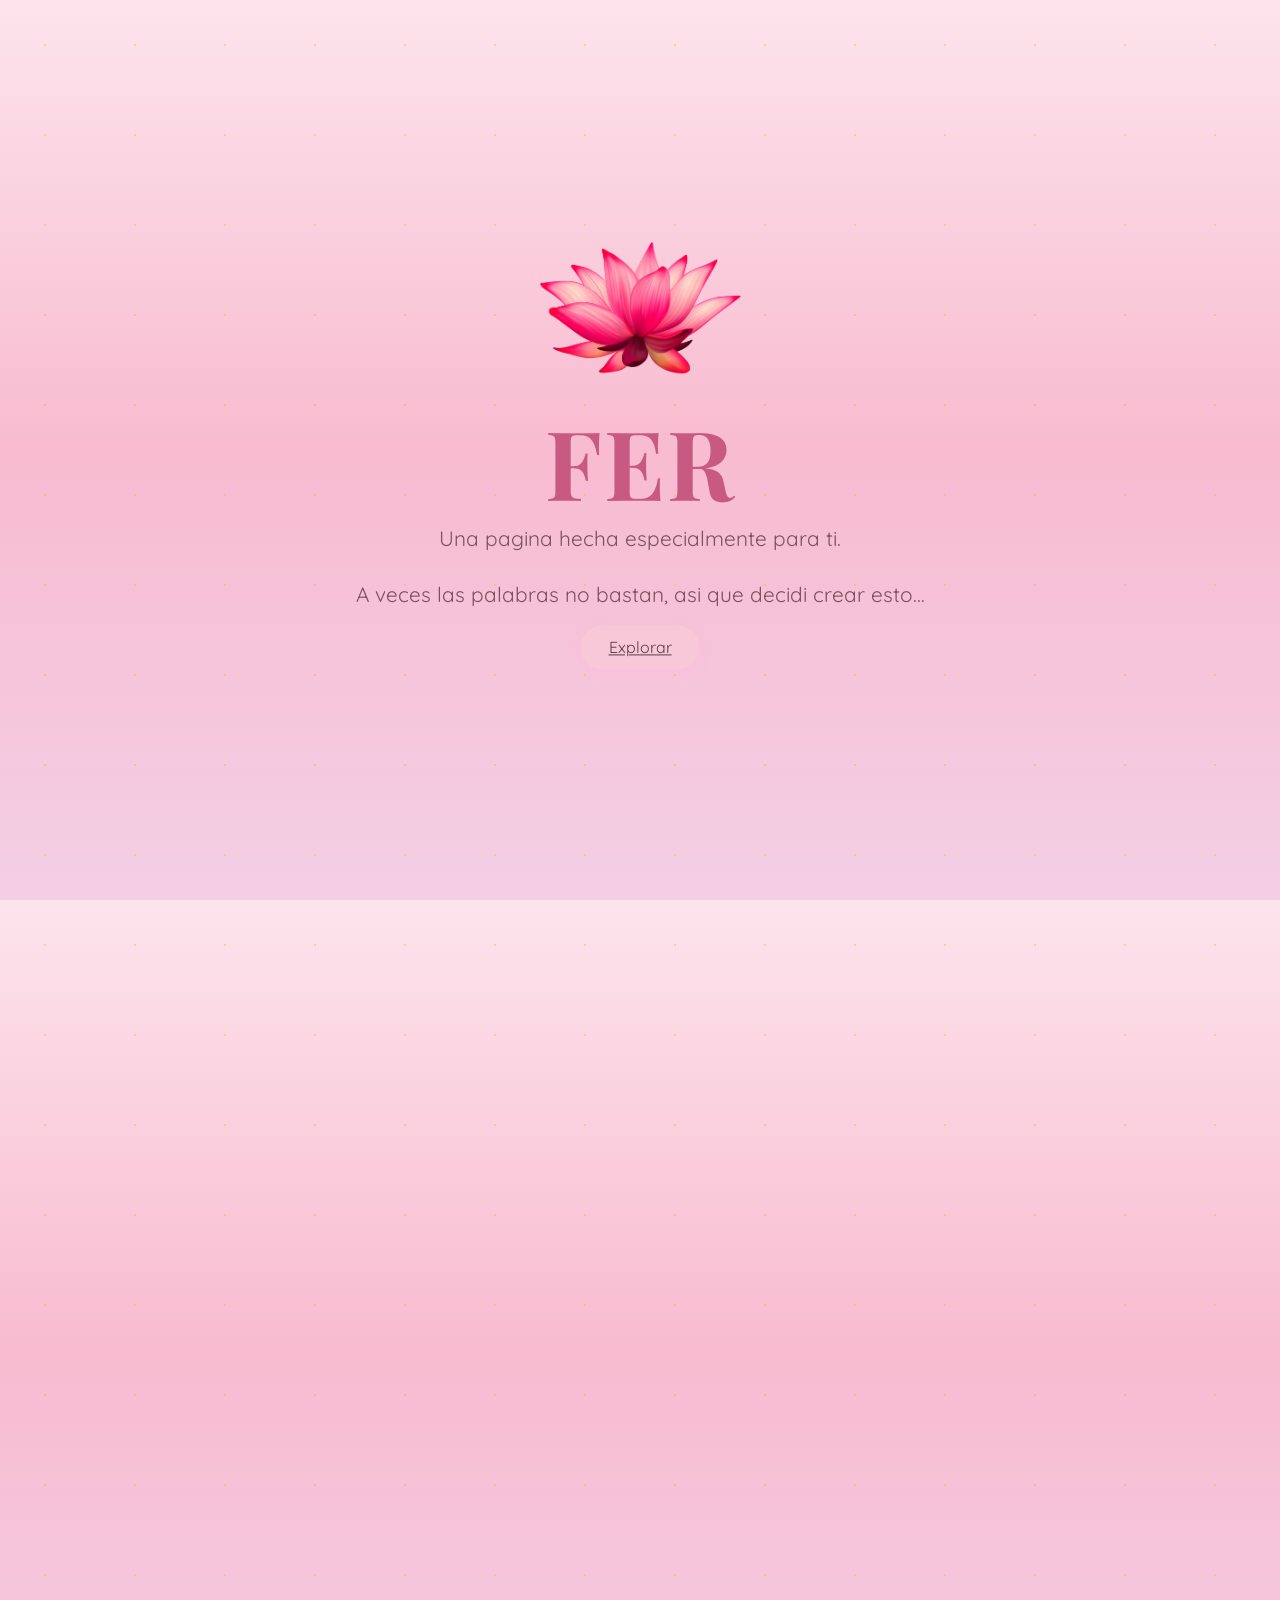
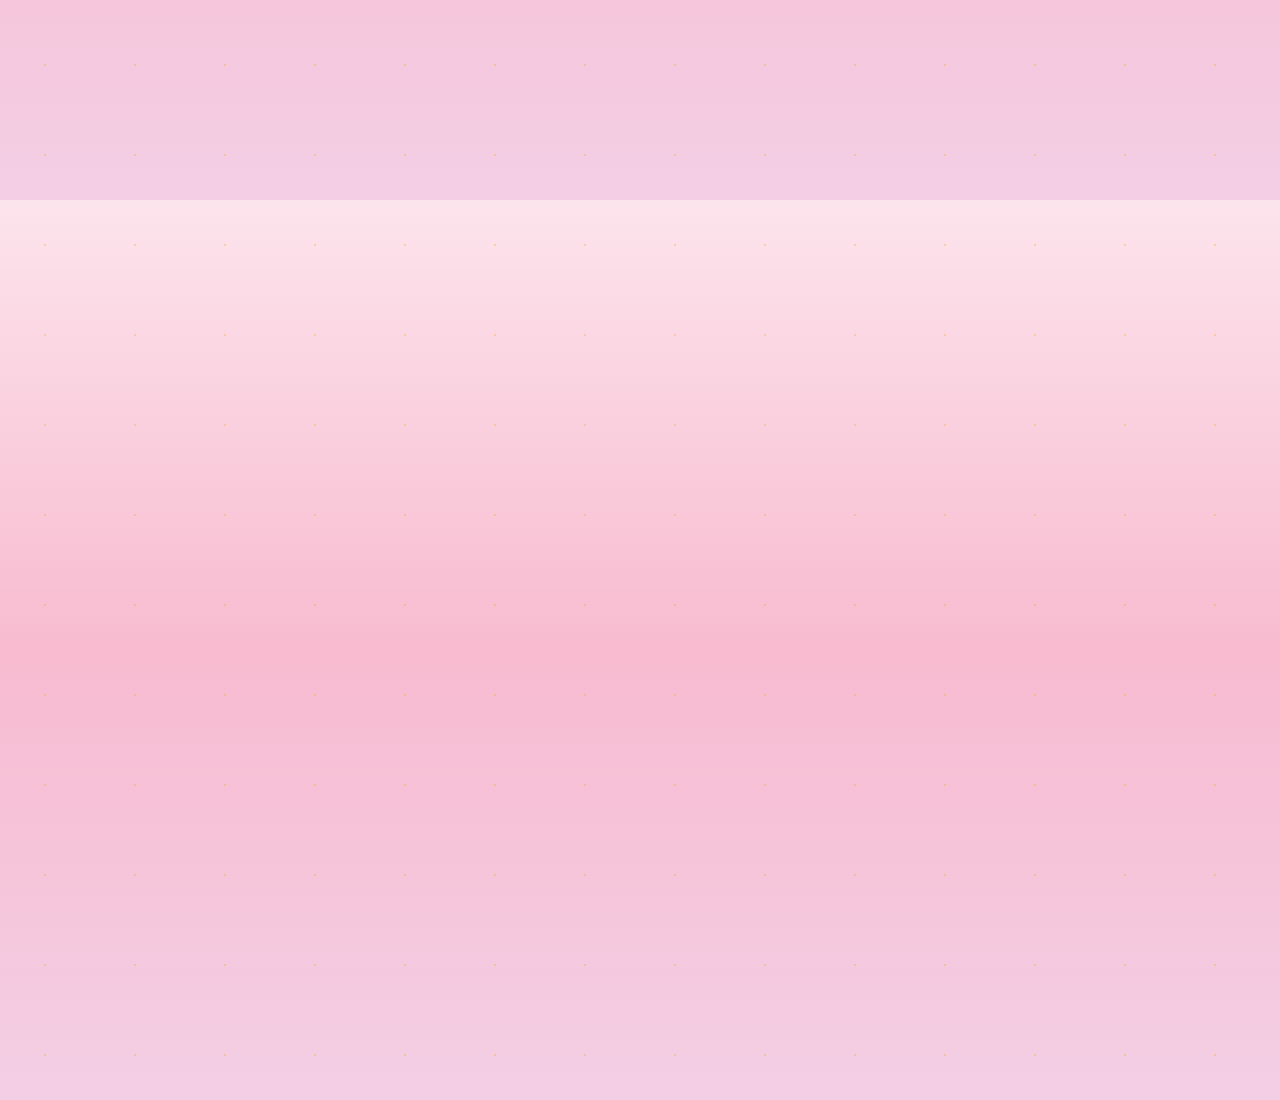
<file: index.html>
<!DOCTYPE html>
<html lang="es">
<head>
  <meta charset="UTF-8" />
  <meta name="viewport" content="width=device-width, initial-scale=1.0" />
  <title>Lo que no se olvida</title>
  <link rel="stylesheet" href="style.css" />
  <link href="https://fonts.googleapis.com/css2?family=Playfair+Display&family=Quicksand&display=swap" rel="stylesheet">
</head>
<body>
  <div class="estrellas"></div>
  <div class="container">
    <img class="flor-central" src="Images/Flor-Central.png" alt="Flor central" />
    <h1 class="nombre">FER</h1>
    <p class="subtitulo">Una pagina hecha especialmente para ti.</p>
    <p class="subtitulo">A veces las palabras no bastan, asi que decidi crear esto...</p>
   <a href="Polaroid.html" class="btn-explorar">Explorar</a>

  </div>
  <div class="mariposa"></div>
</body>
</html>
</file>
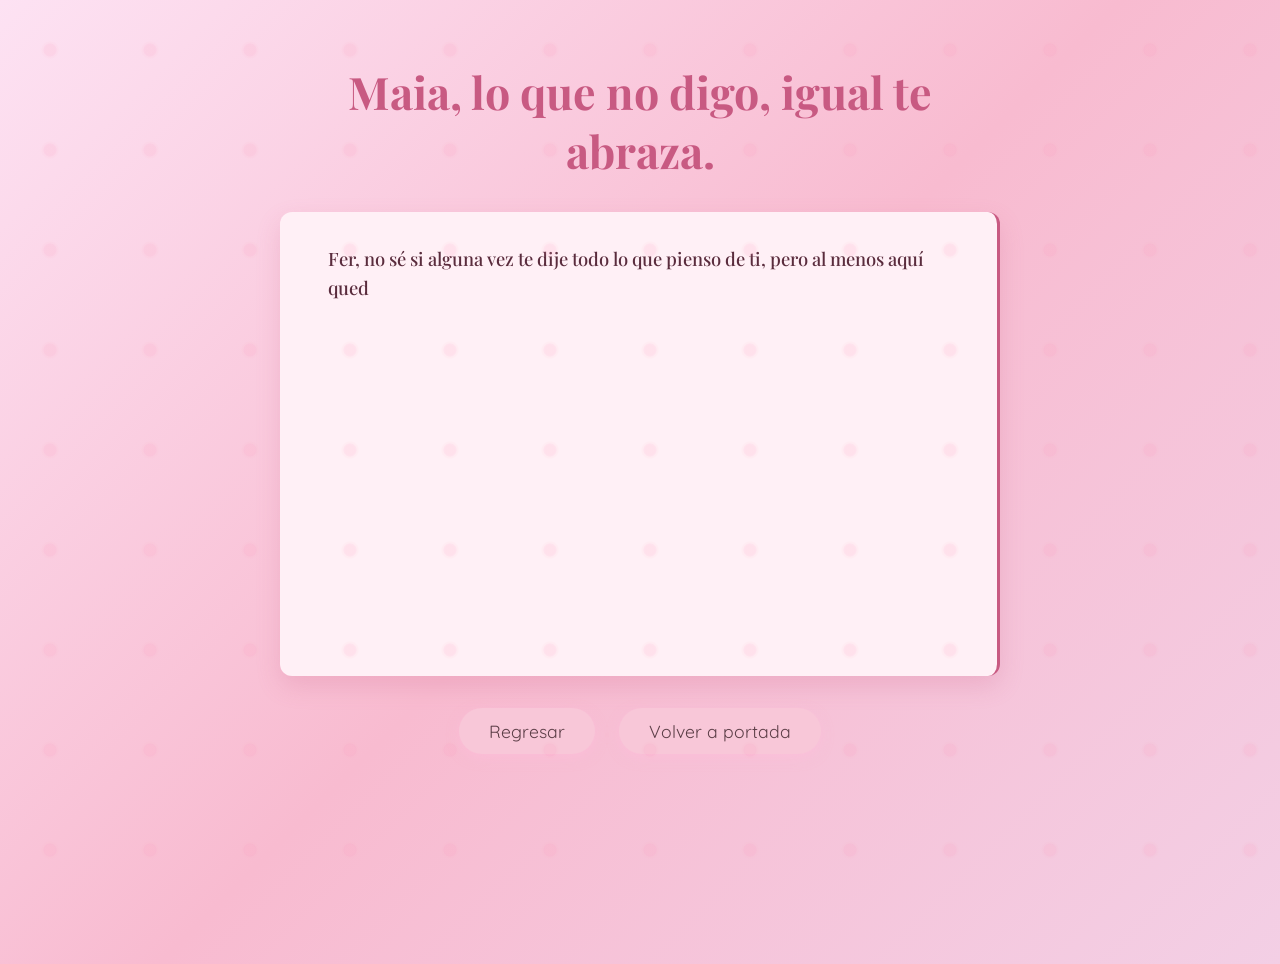
<file: Cierre.html>
<!DOCTYPE html>
<html lang="es">

<head>
    <meta charset="UTF-8" />
    <meta name="viewport" content="width=device-width, initial-scale=1.0" />
    <title>Cierre especial</title>
    <link rel="stylesheet" href="Cierre.css" />
    <link href="https://fonts.googleapis.com/css2?family=Playfair+Display&family=Quicksand&display=swap"
        rel="stylesheet" />
</head>

<body>
    <div class="petalos"></div>

    <main class="contenido">
        <h1 class="titulo-cierre">Maia, lo que no digo, igual te abraza.</h1>

        <p id="texto-animado" class="mensaje-final"></p>

        <div class="botones-container">
            <a href="cumple.html" class="btn-retroceder">Regresar</a>
            <a href="index.html" class="btn-continuar">Volver a portada</a>
        </div>
    </main>

    <script>
        const texto = `Fer, no sé si alguna vez te dije todo lo que pienso de ti, pero al menos aquí queda una parte.

En medio de tantas cosas que pasan, hay personas que se quedan. Que no necesitan estar presentes todo el tiempo para seguir siendo importantes. Tú eres una de esas.

Esta página no busca sorprenderte, ni pretende ser perfecta. Solo quiere recordarte que, incluso en silencio, hay cariño. Y que a veces, decir algo simple —como “gracias por ser tú”— vale más que mil palabras.

Ojalá al verla sientas un poquito de todo eso que muchas veces no se dice, pero se siente. Que puedas volver cuando lo necesites. Que te abrace cuando haga falta.

Y si te preguntas por qué hice esto… la respuesta es simple:

Porque valoro nuestra historia, las risas, los momentos inesperados, las palabras dichas y las que quedaron en el aire.

Porque la amistad no siempre necesita palabras grandes, sino gestos sencillos que quedan grabados.

Porque en este pequeño espacio dejo un trocito de lo que significas para mí, y eso no se olvida.

Espero que esta página te acompañe siempre, como un abrazo suave y constante.

Gracias por ser como eres. Por todo lo vivido y lo que queda por venir.

Quiero pedirte disculpas por alejarme repentinamente en algunas ocasiones. Sé que puede ser molesto cuando sucede más de una vez, y entiendo eso.

Pero para mí ha sido difícil, porque aún sigo en conflicto conmigo mismo por sentir cosas que no puedo evitar.

No me agrada la forma en que tengo que expresarlo, pero esta es la manera más pronta que encontré para hacerlo.

Llevo contigo en el corazón y en la mente a diario, porque eres alguien fundamental para mí.

Ya te he dicho en repetidas ocasiones que formas parte importante de mi corazón.

Si antes pensaba que tener estos sentimientos hacia ti era algo malo, ahora lo veo diferente. No está mal, pues es algo que me motiva.

Sin embargo, aún lo reprimo porque siento que no es el momento, y por cosas que escuché y vi en cierto momento, decidí guardarlo.

Sé que no te gusta hablar las cosas así y prefieres hacerlo en persona, pero quise explicártelo por aquí para que no pienses que me alejé sin razón o que no pienso en ti.

No quiero que pienses que mis silencios significan olvido o indiferencia, porque nada está más lejos de la verdad.

A veces la vida nos pone pruebas difíciles, y aunque no siempre lo demuestre, mi intención siempre ha sido cuidarte a mi manera, aunque eso implique distancia.

No es sencillo para mí abrirme y decir lo que siento, porque temo equivocarme o herirte, pero siento que mereces saberlo.

Porque eres importante, porque eres única, y porque a pesar de todo, quiero seguir compartiendo momentos contigo.

Sé que no soy perfecto, y que he cometido errores, pero mi afecto por ti nunca ha cambiado.

Solo pido paciencia, comprensión, y que sepas que aunque a veces parezca que me alejo, te llevo conmigo siempre.

Quisiera que esta página sea un refugio, un lugar donde puedas sentir que no estás sola, que hay alguien que te valora y te quiere tal como eres.

Gracias por permitirme ser parte de tu vida, y por ser parte esencial de la mía.

Quiero que sepas que, más allá de las palabras, mi corazón está aquí, y eso nunca cambiará.

A veces me pregunto si soy capaz de expresar todo lo que siento, porque hay emociones que parecen más grandes que las palabras.

Y aunque este mensaje no sea perfecto, ni encuentre la forma ideal de decir todo, quiero que sepas que viene desde lo más profundo.

He aprendido que el cariño no siempre se muestra con gestos grandiosos; muchas veces es silencioso, sutil, casi invisible, pero constante.

Quizá mis silencios y distancias hayan sido una forma torpe de proteger lo que siento, porque no siempre sé cómo manejarlo.

Pero ahora quiero intentar ser más honesto, más abierto, aunque me cueste.

Quiero que sepas que te admiro por muchas cosas, por tu fuerza, tu sinceridad, tu manera de ver la vida.

Y aunque no siempre esté ahí como debería, siempre estás en mi pensamiento.

Puede que no te lo diga tanto como quisiera, pero eres una inspiración y un apoyo, incluso en la distancia.

No busco excusas, solo quiero que entiendas que mis faltas no son falta de cariño, sino una lucha interna que aún trato de resolver.

Y espero que esta página, estas palabras, puedan ser un puente para que sientas lo que a veces no sé cómo mostrar.

Quiero seguir aprendiendo a ser mejor contigo, a estar más presente y a compartir sin miedo.

Porque tú vales mucho, y nuestra amistad significa más de lo que a veces logro expresar.

Por eso, aunque el camino no siempre sea fácil, quiero que sepas que estás en un lugar especial dentro de mí.

Y que cada recuerdo, cada risa y cada momento compartido, me acompañan siempre.

Gracias por la paciencia, por la comprensión, y por ser una luz en momentos complicados.

Sé que no puedo prometer perfección, pero sí un compromiso sincero de seguir intentando.

Y aunque no sé qué nos depara el futuro, quiero que sepas que cuentas conmigo, en lo bueno y en lo difícil.

Porque eso es lo que importa: la constancia, el cariño que se mantiene, aún cuando las palabras faltan.

Así que aquí estoy, tratando de decir lo que a veces callo, y esperando que este pequeño gesto te haga sentir un poco más cerca.

Gracias por ser tú, por existir, y por todo lo que hemos vivido.

Y, si alguna vez dudas de mi cariño, vuelve a estas palabras, porque están escritas con el corazón abierto.

Con todo mi amor y afecto.

~Yacho`;

        const elemento = document.getElementById("texto-animado");

        let i = 0;

        function escribirTexto() {
            if (i < texto.length) {
                elemento.textContent += texto.charAt(i);
                i++;
                setTimeout(escribirTexto, 15);
            } else {
                elemento.classList.remove("typing");
            }
        }

        elemento.classList.add("typing");
        escribirTexto();
    </script>
</body>

</html>
</file>
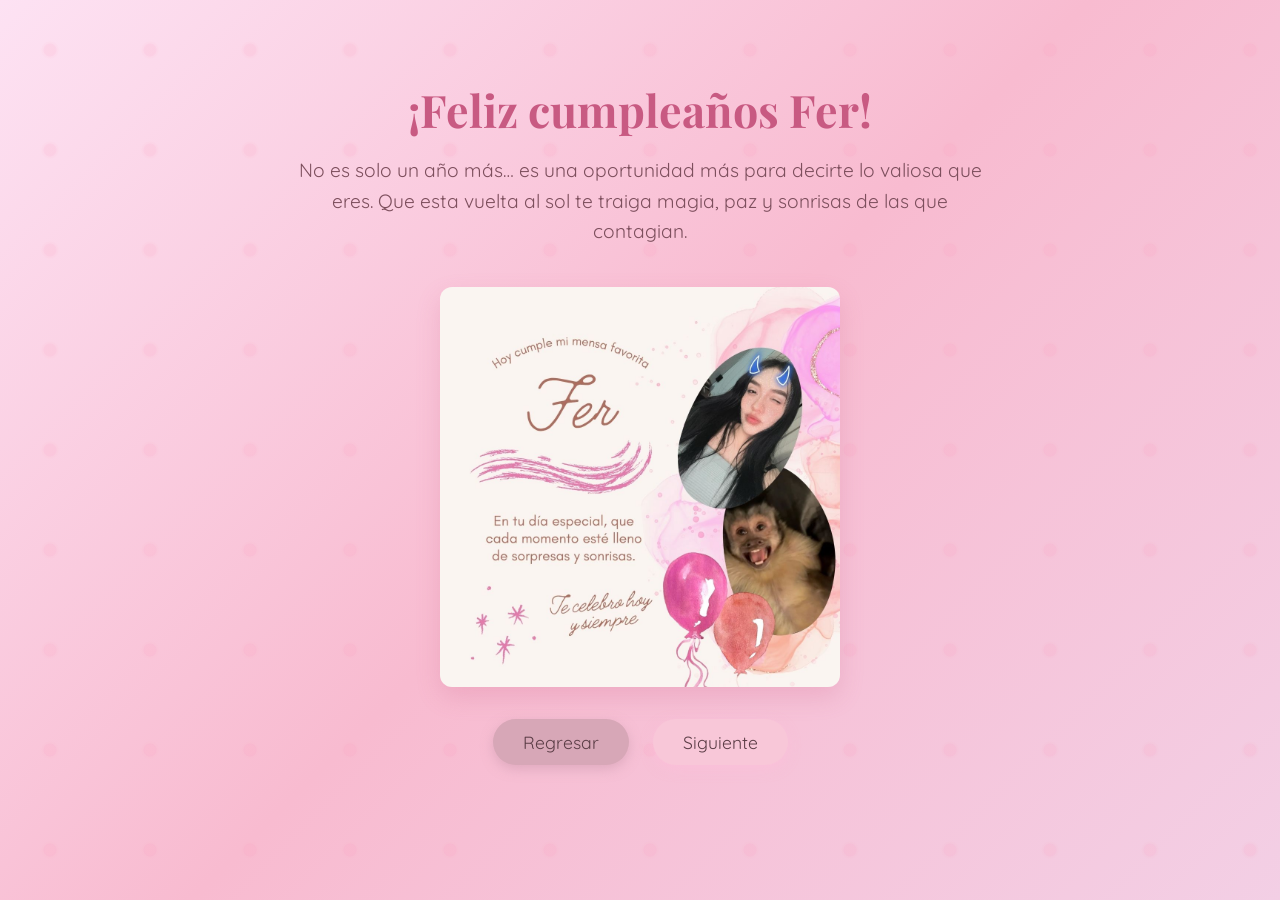
<file: Cumple.html>
<!DOCTYPE html>
<html lang="es">

<head>
    <meta charset="UTF-8" />
    <meta name="viewport" content="width=device-width, initial-scale=1.0" />
    <title>Feliz cumpleaños Fer</title>
    <link rel="stylesheet" href="Cumple.css" />
    <link href="https://fonts.googleapis.com/css2?family=Playfair+Display&family=Quicksand&display=swap"
        rel="stylesheet">
</head>

<body>

    <!-- Fondo animado de pétalos -->
    <div class="petalos"></div>

    <main class="contenido">
        <section class="felicitacion-section">
            <h1 class="titulo-feliz">¡Feliz cumpleaños Fer!</h1>
            <p class="mensaje-feliz">
                No es solo un año más… es una oportunidad más para decirte lo valiosa que eres.
                Que esta vuelta al sol te traiga magia, paz y sonrisas de las que contagian.
            </p>

            <div class="tarjeta-container">
                <img src="Images/Tarjeta_Fer.jpg" alt="Tarjeta de cumpleaños" class="tarjeta" />
            </div>
            <div class="botones-container">
                <a href="Polaroid.html" class="btn-retroceder">Regresar</a>
                <a href="Cierre.html" class="btn-continuar">Siguiente</a>
            </div>
        </section>
    </main>
</body>
</html>
</file>
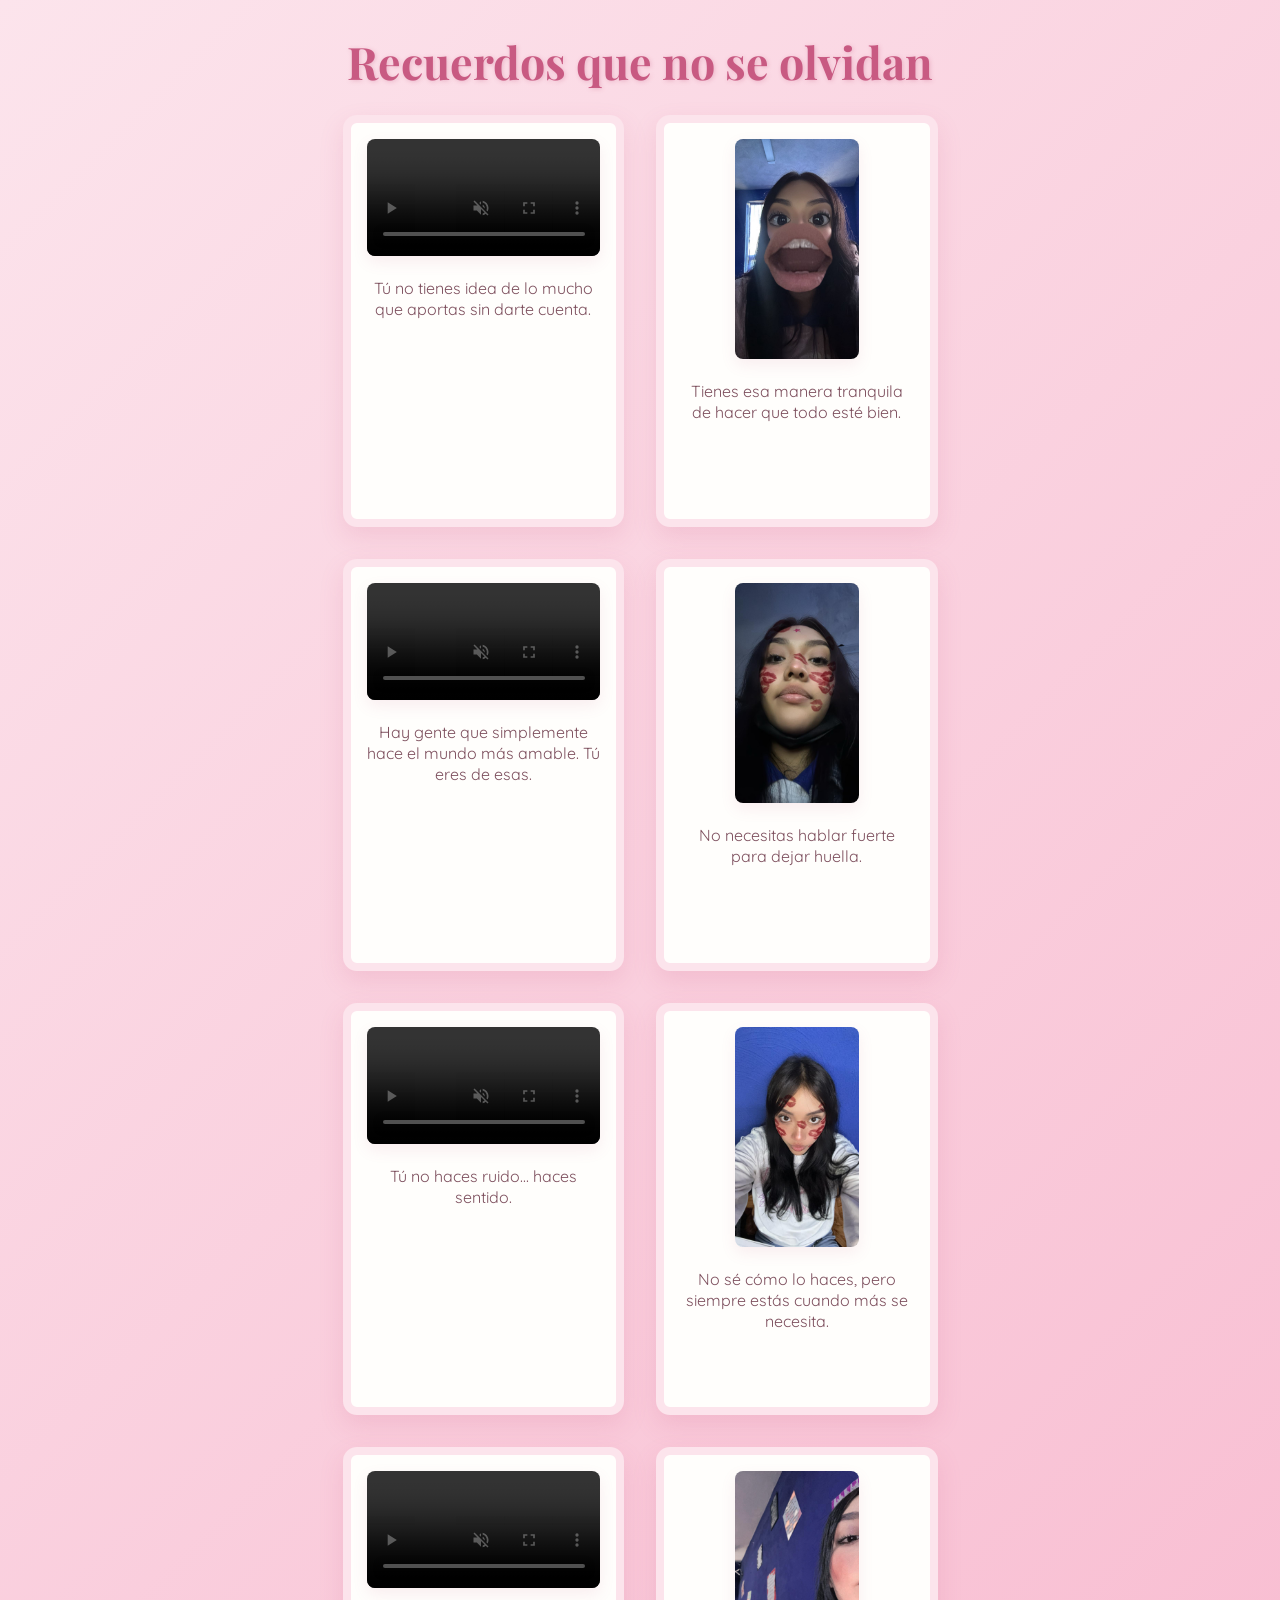
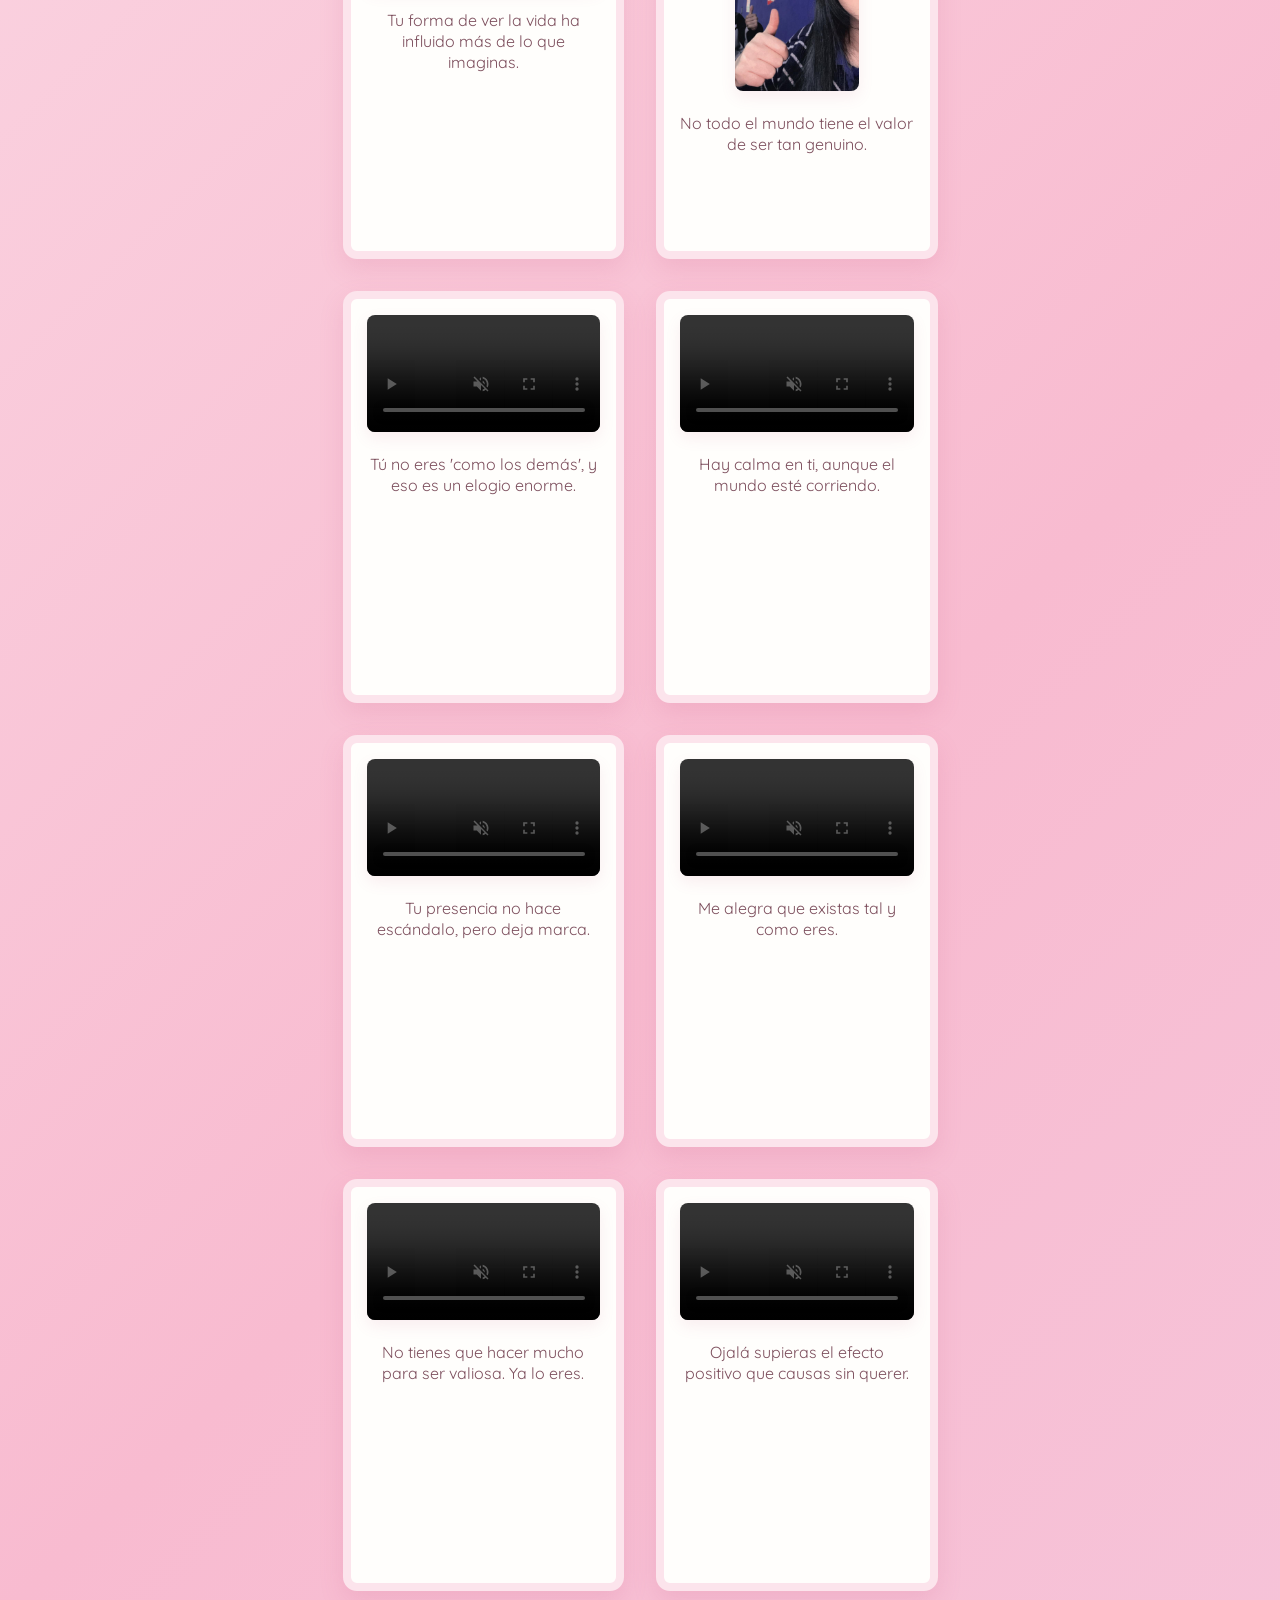
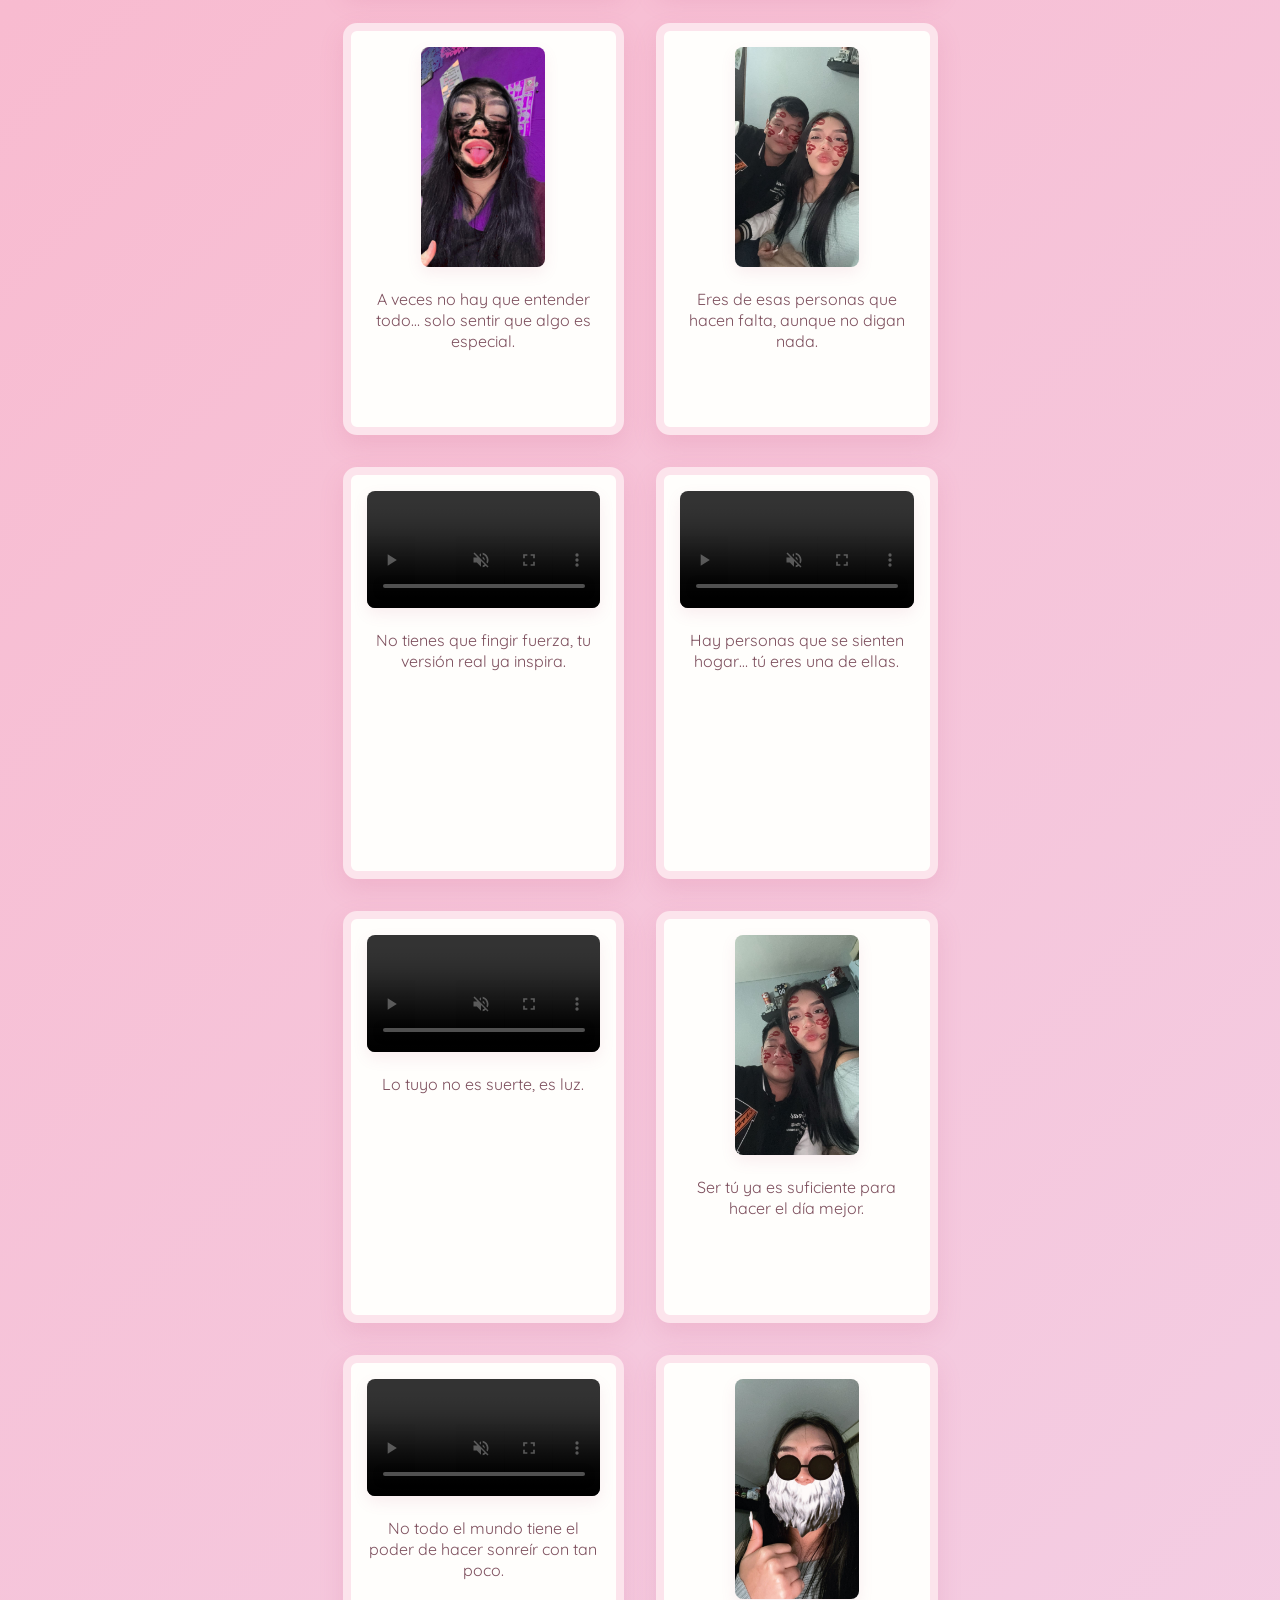
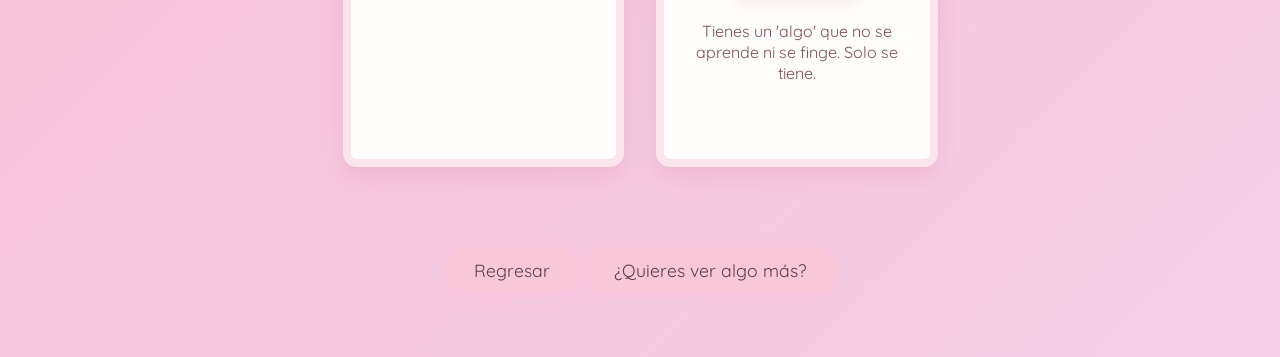
<file: Polaroid.html>
<!DOCTYPE html>
<html lang="es">

<head>
  <meta charset="UTF-8" />
  <meta name="viewport" content="width=device-width, initial-scale=1" />
  <title>Lo que no se olvida - Momentos</title>
  <link rel="stylesheet" href="Polaroid.css" />
  <link href="https://fonts.googleapis.com/css2?family=Playfair+Display&family=Quicksand&display=swap"
    rel="stylesheet" />
</head>

<body>
  <header>
    <h1 class="titulo-seccion">Recuerdos que no se olvidan</h1>
  </header>

  <main>
    <section id="momentos" class="momentos-section">
      <div class="galeria" id="galeria"></div>
    </section>
  </main>

  <footer>
    <div style="text-align:center; margin: 2rem;">
      <a href="index.html" class="btn-explorar">Regresar</a>
      <a href="Cumple.html" class="btn-explorar">¿Quieres ver algo más?</a>
    </div>
  </footer>

  <script>
    // Función para cargar el JSON con los datos
    async function cargarTarjetas() {
        try {
          const response = await fetch('frases.json');
          const data = await response.json();

          const galeria = document.getElementById('galeria');

          data.tarjetas.forEach((tarjeta, index) => {
            const div = document.createElement('div');
            div.className = 'tarjeta';

            if (tarjeta.tipo === 'video') {
              const video = document.createElement('video');
              video.src = tarjeta.src;
              video.controls = true;
              video.loop = true;
              video.autoplay = true;
              video.muted = true;
              video.preload = 'metadata';
              video.className = 'media';
              div.appendChild(video);
            } else if (tarjeta.tipo === 'foto') {
              const img = document.createElement('img');
              img.src = tarjeta.src;
              img.alt = `Foto ${index + 1}`;
              img.className = 'media';
              div.appendChild(img);
            }

            const p = document.createElement('p');
            p.className = 'frase';
            p.textContent = tarjeta.frase;
            div.appendChild(p);

            galeria.appendChild(div);
          });

          // Ajustar altura visual de cada tarjeta para grid masonry
          setTimeout(() => {
            const tarjetasElements = document.querySelectorAll('.tarjeta');
            tarjetasElements.forEach((el) => {
              const altura = el.getBoundingClientRect().height;
              const fila = 5; // mismo valor que grid-auto-rows
              const filas = Math.ceil(altura / fila);
              el.style.gridRowEnd = `span ${filas}`;
            });

            // Aquí activamos ScrollReveal después que las tarjetas ya están listas
            ScrollReveal().reveal('.tarjeta', {
              origin: 'bottom',
              distance: '40px',
              duration: 900,
              easing: 'ease-out',
              interval: 150,
              opacity: 0,
              reset: false
            });
          }, 150);

        } catch (error) {
          console.error('Error cargando tarjetas:', error);
        }
      }

      window.addEventListener('load', cargarTarjetas);

  </script>

</body>


</html>
</file>
<file: style.css>
/* Reset */
* {
  margin: 0;
  padding: 0;
  box-sizing: border-box;
}
body {
  font-family: 'Quicksand', sans-serif;
  background: linear-gradient(to bottom, #fce4ec, #f8bbd0, #f3cfe5);
  overflow: hidden;
  height: 100vh;
  position: relative;
}

/* Fondo con estrellas flotantes */
.estrellas {
  position: absolute;
  width: 300%;
  height: 300%;
  background-image: radial-gradient(rgba(241, 175, 33, 0.829) 1px, transparent 1px);
  background-size: 90px 90px;
  animation: movimientoEstrellas 40s linear infinite;
  z-index: 0;
  opacity: 0.4;
}

/* Movimiento sutil */
@keyframes movimientoEstrellas {
  0% { background-position: 0 0; }
  100% { background-position: 100px 100px; }
}

/* Contenedor principal */
.container {
  position: absolute;
  top: 50%;
  left: 50%;
  transform: translate(-50%, -50%);
  text-align: center;
  z-index: 2;
  animation: fadeIn 2s ease;
}


/* Flor central */
.flor-central {
  width: 200px;
  animation: aparecer 3s ease forwards;
  margin-bottom: 20px;
}

/* Texto principal */
.nombre {
  font-family: 'Playfair Display', serif;
  font-size: 6rem;
  color: #c85a82;
  animation: aparecer 3s ease forwards;
  letter-spacing: 2px;
}
.subtitulo {
  font-size: 1.3rem;
  color: #7d4f5d;
  margin-bottom: 30px;
  animation: aparecer 3s ease forwards;
}

/* Botón */
.btn-explorar {
  background-color: #f8c7d8;
  border: none;
  padding: 12px 28px;
  font-size: 1rem;
  color: #5c3e47;
  border-radius: 30px;
  cursor: pointer;
  transition: all 0.3s ease;
  box-shadow: 0 4px 10px rgba(255, 190, 220, 0.5);
  animation: aparecer 3s ease forwards;
}
.btn-explorar:hover {
  background-color: #f3a9c2;
  transform: scale(1.05);
  box-shadow: 0 0 25px rgba(255, 190, 220, 0.7);
}


/* Animaciones */
@keyframes vuelo {
  0% { transform: translate(0, 0) rotate(0deg); }
  50% { transform: translate(110vw, -50vh) rotate(55deg); }
  100% { transform: translate(0, 0) rotate(0deg); }
}

@keyframes aparecer {
  0% { transform: scale(0.5); opacity: 0; }
  100% { transform: scale(1); opacity: 1; }
}
</file>
<file: Cierre.css>
body {
    background: linear-gradient(135deg, #fde2f3, #f8bbd0, #f3cfe5);
    font-family: 'Quicksand', sans-serif;
    color: #6a3f4d;
    margin: 0;
    padding: 2rem;
    min-height: 100vh;
    display: flex;
    justify-content: center;
    align-items: flex-start;
}

main.contenido {
    width: 100%;
    max-width: 720px;
}

.titulo-cierre {
    font-family: 'Playfair Display', serif;
    font-size: 2.8rem;
    color: #c85a82;
    text-align: center;
    margin-bottom: 2rem;
    animation: aparecerTexto 1.5s ease-out forwards;
}

.mensaje-final {
    background: #fff0f6;
    border-radius: 12px;
    padding: 2rem 3rem;
    box-shadow: 0 10px 25px rgba(200, 90, 130, 0.2);
    font-size: 1.15rem;
    line-height: 1.6;
    color: #5a2c3d;
    white-space: pre-wrap;
    border-right: 3px solid #c85a82;
    overflow: hidden;
    font-family: 'Playfair Display', serif;
    font-weight: 500;
    min-height: 400px;
    /* Para que no salte mucho durante animación */
}

.botones-container {
    margin-top: 2rem;
    display: flex;
    justify-content: center;
    gap: 1.5rem;
}

.btn-retroceder,
.btn-continuar {
    background-color: #f8c7d8;
    color: #5c3e47;
    text-decoration: none;
    padding: 12px 30px;
    font-size: 1.1rem;
    border-radius: 30px;
    box-shadow: 0 4px 12px rgba(255, 190, 220, 0.5);
    transition: all 0.3s ease;
    user-select: none;
}

.btn-retroceder:hover {
    background-color: #bb8ea1;
    transform: scale(1.05);
    box-shadow: 0 0 20px rgba(200, 150, 170, 0.7);
}

.btn-continuar:hover {
    background-color: #f3a9c2;
    transform: scale(1.05);
    box-shadow: 0 0 20px rgba(255, 190, 220, 0.7);
}

.petalos {
    position: absolute;
    top: 0;
    left: 0;
    width: 100%;
    height: 100%;
    background-image:
        radial-gradient(circle, rgba(255, 192, 203, 0.2) 5px, transparent 6px),
        radial-gradient(circle, rgba(255, 182, 193, 0.15) 8px, transparent 9px),
        radial-gradient(circle, rgba(255, 105, 180, 0.2) 6px, transparent 7px);
    background-size: 100px 100px;
    animation: flotar 30s linear infinite;
    z-index: 0;
    opacity: 0.4;
}

@keyframes aparecerTexto {
    from {
        opacity: 0;
        transform: translateY(-20px);
    }

    to {
        opacity: 1;
        transform: translateY(0);
    }
}

@keyframes flotar {
    0% {
        background-position: 0 0, 0 0, 0 0;
    }

    100% {
        background-position: 500px 1000px, 300px 800px, 800px 1200px;
    }
}
</file>
<file: Cumple.css>
/* Reset */
* {
    margin: 0;
    padding: 0;
    box-sizing: border-box;
}

body {
    background: linear-gradient(135deg, #fde2f3, #f8bbd0, #f3cfe5);
    font-family: 'Quicksand', sans-serif;
    color: #6a3f4d;
    overflow-x: hidden;
    min-height: 100vh;
    position: relative;
}

/* Contenido centrado */
.contenido {
    max-width: 800px;
    margin: 0 auto;
    padding: 2rem;
    text-align: center;
    position: relative;
    z-index: 2;
}

/* Sección principal */
.felicitacion-section {
    text-align: center;
    padding: 3rem 1rem;
    max-width: 800px;
    margin: 0 auto;
}

/* Título animado */
.titulo-feliz {
    font-family: 'Playfair Display', serif;
    font-size: 2.8rem;
    color: #c85a82;
    margin-bottom: 1rem;
    opacity: 0;
    transform: translateY(-30px);
    animation: aparecerTexto 1.5s ease-out forwards;
}

/* Mensaje animado */
.mensaje-feliz {
    font-size: 1.2rem;
    color: #7d4f5d;
    font-family: 'Quicksand', sans-serif;
    margin-bottom: 2.5rem;
    line-height: 1.6;
    opacity: 0;
    transform: translateY(30px);
    animation: aparecerTexto 1.5s ease-out forwards;
    animation-delay: 0.6s;
}

/* Imagen de la tarjeta */
.tarjeta-cumple {
    width: 100%;
    max-width: 400px;
    border-radius: 16px;
    box-shadow: 0 10px 25px rgba(200, 90, 130, 0.2);
    transition: transform 0.3s ease;
}

.tarjeta-cumple:hover {
    transform: scale(1.03);
}

/* Animación de texto */
@keyframes aparecerTexto {
    to {
        opacity: 1;
        transform: translateY(0);
    }
}

/* Contenedor de imagen adicional (opcional) */
.tarjeta-container {
    display: flex;
    justify-content: center;
    margin-bottom: 2rem;
}

.tarjeta {
    width: 100%;
    max-width: 400px;
    border-radius: 12px;
    box-shadow: 0 10px 25px rgba(200, 90, 130, 0.2);
    transition: transform 0.3s ease;
}

.tarjeta:hover {
    transform: scale(1.03);
}

/* Pétalos flotando */
.petalos {
    position: absolute;
    top: 0;
    left: 0;
    width: 100%;
    height: 100%;
    background-image:
        radial-gradient(circle, rgba(255, 192, 203, 0.2) 5px, transparent 6px),
        radial-gradient(circle, rgba(255, 182, 193, 0.15) 8px, transparent 9px),
        radial-gradient(circle, rgba(255, 105, 180, 0.2) 6px, transparent 7px);
    background-size: 100px 100px;
    animation: flotar 30s linear infinite;
    z-index: 0;
    opacity: 0.4;
}

@keyframes flotar {
    0% {
        background-position: 0 0, 0 0, 0 0;
    }

    100% {
        background-position: 500px 1000px, 300px 800px, 800px 1200px;
    }
}

/* Contenedor para los dos botones juntos */
.botones-container {
    display: flex;
    justify-content: center;
    gap: 1.5rem;
    flex-wrap: wrap;
}

/* Botón para regresar */
.btn-retroceder {
    background-color: #d7a7b7;
    color: #5c3e47;
    text-decoration: none;
    padding: 12px 30px;
    font-size: 1.1rem;
    border-radius: 30px;
    box-shadow: 0 4px 12px rgba(200, 150, 170, 0.5);
    transition: all 0.3s ease;
    user-select: none;
}

.btn-retroceder:hover {
    background-color: #bb8ea1;
    transform: scale(1.05);
    box-shadow: 0 0 20px rgba(200, 150, 170, 0.7);
}

/* Botón para continuar */
.btn-continuar {
    background-color: #f8c7d8;
    color: #5c3e47;
    text-decoration: none;
    padding: 12px 30px;
    font-size: 1.1rem;
    border-radius: 30px;
    box-shadow: 0 4px 12px rgba(255, 190, 220, 0.5);
    transition: all 0.3s ease;
    user-select: none;
}

.btn-continuar:hover {
    background-color: #f3a9c2;
    transform: scale(1.05);
    box-shadow: 0 0 20px rgba(255, 190, 220, 0.7);
}
</file>
<file: Polaroid.css>
/* Reset básico */
* {
  margin: 0;
  padding: 0;
  box-sizing: border-box;
}

body {
  font-family: 'Quicksand', sans-serif;
  background: linear-gradient(135deg, #fce4ec, #f8bbd0, #f3cfe5);
  color: #7d4f5d;
  min-height: 100vh;
  display: flex;
  flex-direction: column;
  justify-content: flex-start;
  align-items: center;
  padding: 2rem 1rem;
}

/* Header y título principal */
header {
  width: 100%;
  text-align: center;
  margin-bottom: 1.5rem;
}

.titulo-seccion {
  font-family: 'Playfair Display', serif;
  font-size: 2.8rem;
  color: #c85a82;
  text-shadow: 1px 1px 4px rgba(200, 90, 130, 0.3);
}

/* Sección principal */
.momentos-section {
  width: 100%;
  max-width: 1100px;
}

.galeria {
  display: grid;
  grid-template-columns: repeat(auto-fit, minmax(250px, 1fr));
  grid-auto-rows: 5px;
  /* más pequeño para mayor precisión */
  gap: 2rem;
  padding-bottom: 3rem;
}

.tarjeta {
  background: #fffefc;
  border-radius: 14px;
  box-shadow: 0 10px 25px rgba(200, 90, 130, 0.15);
  padding: 1rem 1rem 1.5rem 1rem;
  display: flex;
  flex-direction: column;
  align-items: stretch;
  /* importante para que el texto use todo el ancho */
  cursor: default;
  transition: transform 0.3s ease, box-shadow 0.3s ease;
  position: relative;
  border: 8px solid #fce4ec;
}

.media {
  border-radius: 8px;
  margin: 0 auto 0.8rem auto;
  max-width: 100%;
  max-height: 220px;
  object-fit: cover;
  box-shadow: 0 6px 15px rgba(200, 90, 130, 0.1);
}

.frase {
  font-family: 'Quicksand', sans-serif;
  font-size: 1rem;
  color: #7d4f5d;
  margin-top: 0.6rem;
  min-height: 48px;
  text-align: center;
  line-height: 1.3;
  overflow-wrap: break-word;
  word-wrap: break-word;
  hyphens: auto;
}

/* Botón para regresar a portada */
.btn-explorar {
  background-color: #f8c7d8;
  border: none;
  padding: 12px 30px;
  font-size: 1.1rem;
  color: #5c3e47;
  border-radius: 30px;
  cursor: pointer;
  transition: all 0.3s ease;
  box-shadow: 0 4px 12px rgba(255, 190, 220, 0.5);
  text-decoration: none;
  display: inline-block;
  user-select: none;
}

.btn-explorar:hover {
  background-color: #f3a9c2;
  transform: scale(1.1);
  box-shadow: 0 0 30px rgba(255, 190, 220, 0.7);
}
</file>
